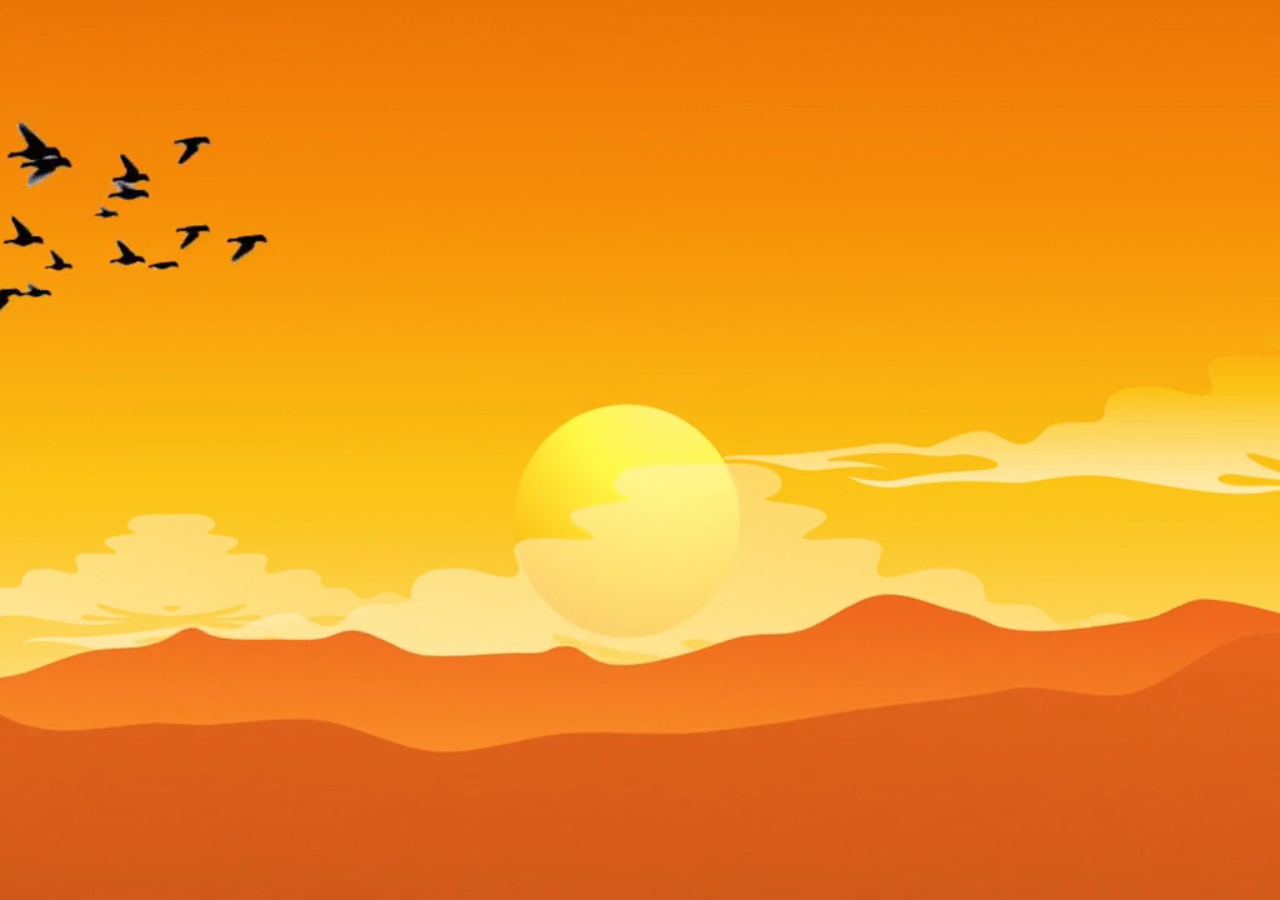
<file: index.html>
<!DOCTYPE html>
<html lang="en">
<head>
    <meta charset="UTF-8">
    <title>Album</title>
    <meta name="viewport" content="width=device-width, initial-scale=1">
    <link rel="stylesheet" href="css/main.css">
</head>
<style>

</style>
<body>
<video autoplay loop muted preload="auto" src="backG.mp4"></video>
<div class=" card album-list"></div>

<script src="app.js"></script>
<script src="album-photo.js"></script>
</body>

</html>
</file>
<file: css/main.css>
@import url('reset.css');
@import url('style.css');

@font-face {
    font-family: 'gothic';
    src: url('../fonts/ag/Arthur_Gothic.eot');
    src: local('☺'),
    url('../fonts/ag/Arthur_Gothic.woff') format('woff'),
    url('../fonts/ag/Arthur_Gothic.ttf') format('truetype'),
    url('../fonts/ag/Arthur_Gothic.svg') format('svg');
    font-weight: normal;
    font-style: normal;
}
</file>
